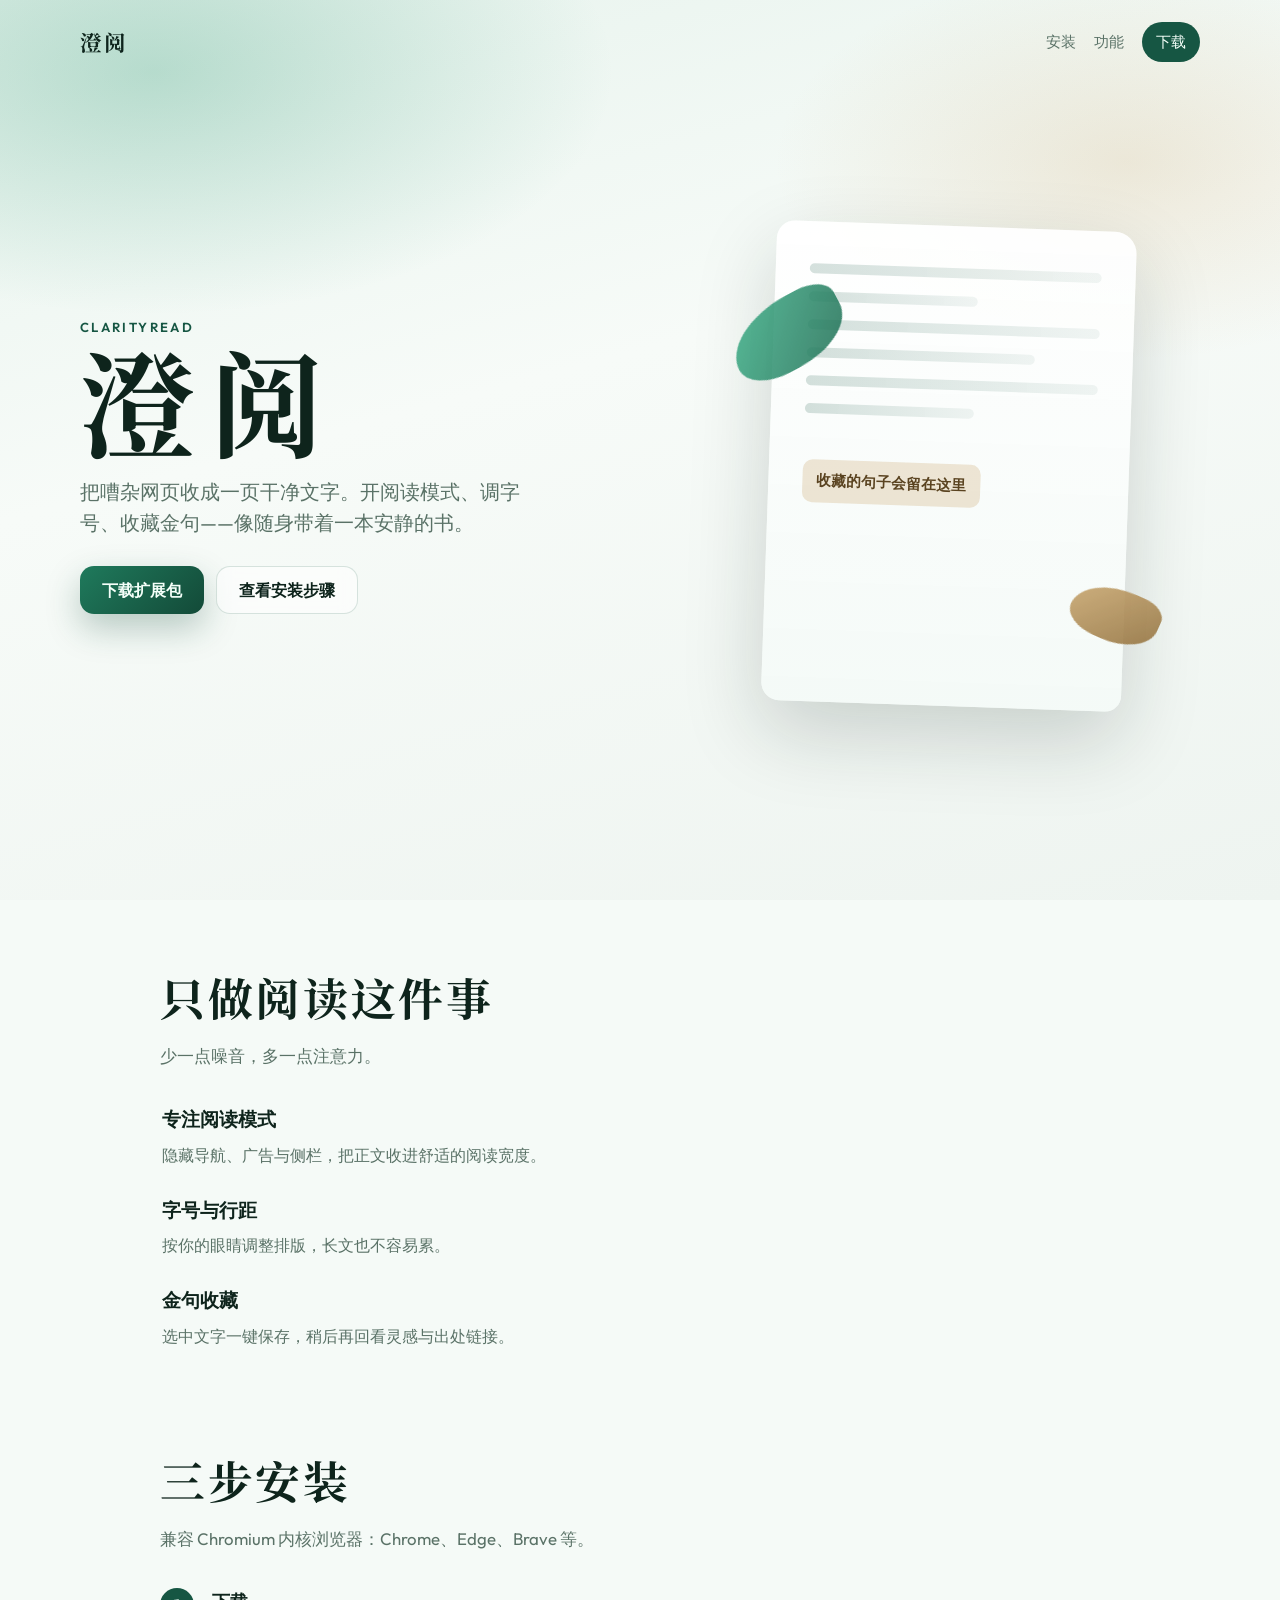
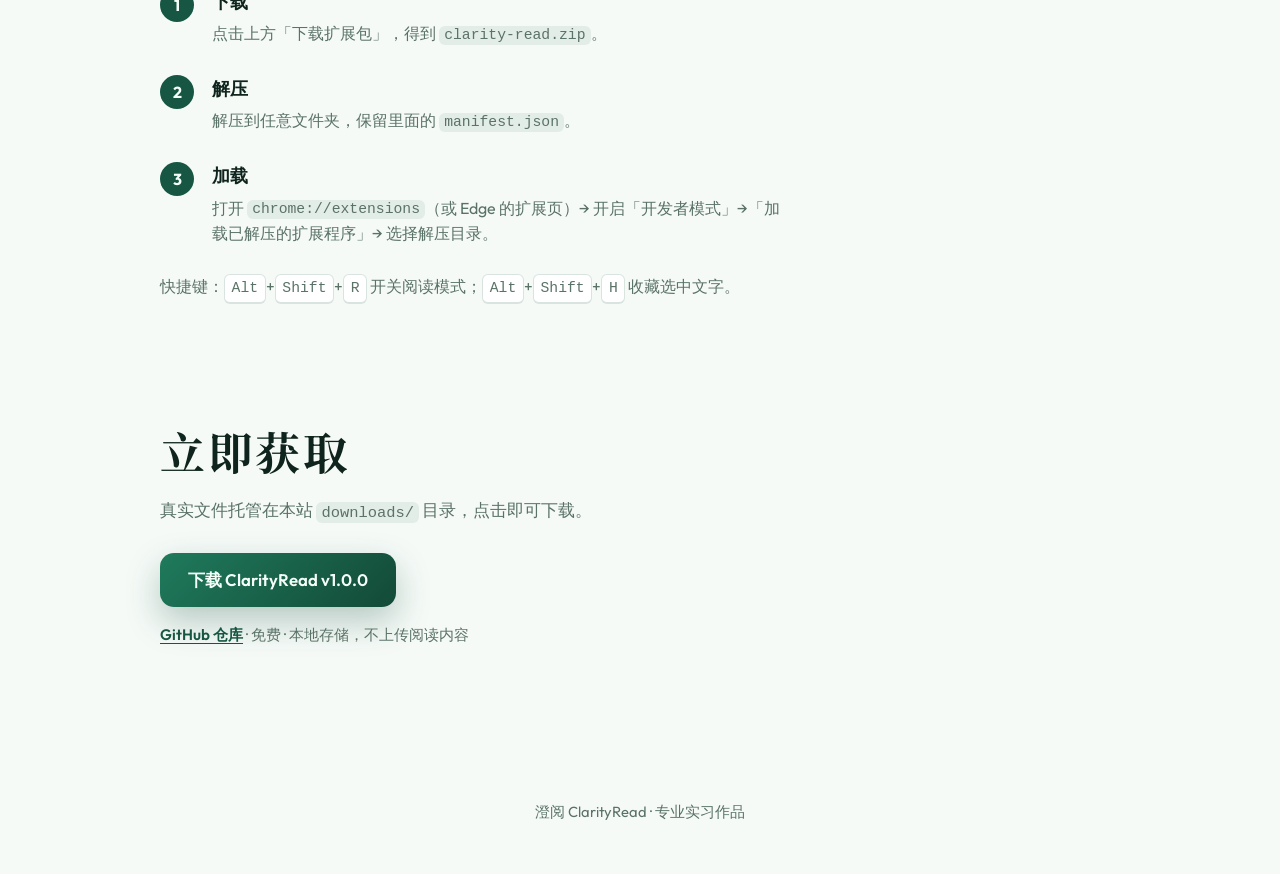
<file: index.html>
<!DOCTYPE html>
<html lang="zh-CN">
<head>
  <meta charset="UTF-8" />
  <meta name="viewport" content="width=device-width, initial-scale=1.0" />
  <title>澄阅 ClarityRead — 专注阅读浏览器扩展</title>
  <meta name="description" content="澄阅 ClarityRead：一键进入专注阅读模式，去干扰、调字号、收藏网页金句。" />
  <link rel="preconnect" href="https://fonts.googleapis.com" />
  <link rel="preconnect" href="https://fonts.gstatic.com" crossorigin />
  <link href="https://fonts.googleapis.com/css2?family=Noto+Serif+SC:wght@500;700&family=Outfit:wght@400;500;600;700&display=swap" rel="stylesheet" />
  <link rel="stylesheet" href="styles.css" />
</head>
<body>
  <div class="atmosphere" aria-hidden="true"></div>

  <header class="top">
    <a class="logo" href="#top">澄阅</a>
    <nav>
      <a href="#how">安装</a>
      <a href="#features">功能</a>
      <a class="nav-cta" href="#download">下载</a>
    </nav>
  </header>

  <main id="top">
    <section class="hero">
      <div class="hero-copy">
        <p class="brand-kicker">ClarityRead</p>
        <h1 class="brand-name">澄阅</h1>
        <p class="lede">把嘈杂网页收成一页干净文字。开阅读模式、调字号、收藏金句——像随身带着一本安静的书。</p>
        <div class="cta-row">
          <a class="btn primary" id="downloadBtn" href="downloads/clarity-read.zip" download="clarity-read.zip">下载扩展包</a>
          <a class="btn ghost" href="#how">查看安装步骤</a>
        </div>
      </div>
      <div class="hero-visual" aria-hidden="true">
        <div class="page-sheet">
          <span class="page-rule"></span>
          <span class="page-rule short"></span>
          <span class="page-rule"></span>
          <span class="page-rule mid"></span>
          <span class="page-rule"></span>
          <span class="page-rule short"></span>
          <span class="highlight-chip">收藏的句子会留在这里</span>
        </div>
        <div class="leaf leaf-a"></div>
        <div class="leaf leaf-b"></div>
      </div>
    </section>

    <section class="features" id="features">
      <h2>只做阅读这件事</h2>
      <p class="section-lede">少一点噪音，多一点注意力。</p>
      <ul class="feature-list">
        <li>
          <h3>专注阅读模式</h3>
          <p>隐藏导航、广告与侧栏，把正文收进舒适的阅读宽度。</p>
        </li>
        <li>
          <h3>字号与行距</h3>
          <p>按你的眼睛调整排版，长文也不容易累。</p>
        </li>
        <li>
          <h3>金句收藏</h3>
          <p>选中文字一键保存，稍后再回看灵感与出处链接。</p>
        </li>
      </ul>
    </section>

    <section class="how" id="how">
      <h2>三步安装</h2>
      <p class="section-lede">兼容 Chromium 内核浏览器：Chrome、Edge、Brave 等。</p>
      <ol class="steps">
        <li>
          <strong>下载</strong>
          <span>点击上方「下载扩展包」，得到 <code>clarity-read.zip</code>。</span>
        </li>
        <li>
          <strong>解压</strong>
          <span>解压到任意文件夹，保留里面的 <code>manifest.json</code>。</span>
        </li>
        <li>
          <strong>加载</strong>
          <span>打开 <code>chrome://extensions</code>（或 Edge 的扩展页）→ 开启「开发者模式」→「加载已解压的扩展程序」→ 选择解压目录。</span>
        </li>
      </ol>
      <p class="tip">快捷键：<kbd>Alt</kbd>+<kbd>Shift</kbd>+<kbd>R</kbd> 开关阅读模式；<kbd>Alt</kbd>+<kbd>Shift</kbd>+<kbd>H</kbd> 收藏选中文字。</p>
    </section>

    <section class="download" id="download">
      <h2>立即获取</h2>
      <p class="section-lede">真实文件托管在本站 <code>downloads/</code> 目录，点击即可下载。</p>
      <a class="btn primary large" href="downloads/clarity-read.zip" download="clarity-read.zip">下载 ClarityRead v1.0.0</a>
      <p class="meta">
        <a id="repoLink" href="https://github.com/" rel="noreferrer">查看 GitHub 仓库</a>
        · 免费 · 本地存储，不上传阅读内容
      </p>
    </section>
  </main>

  <footer class="site-footer">
    <p>澄阅 ClarityRead · 专业实习作品</p>
  </footer>

  <script src="site-config.js"></script>
  <script>
    const REPO = window.__CLARITY_REPO__ || "";
    if (REPO) {
      const link = document.getElementById("repoLink");
      link.href = REPO;
      link.textContent = "GitHub 仓库";
    }
  </script>
</body>
</html>
</file>
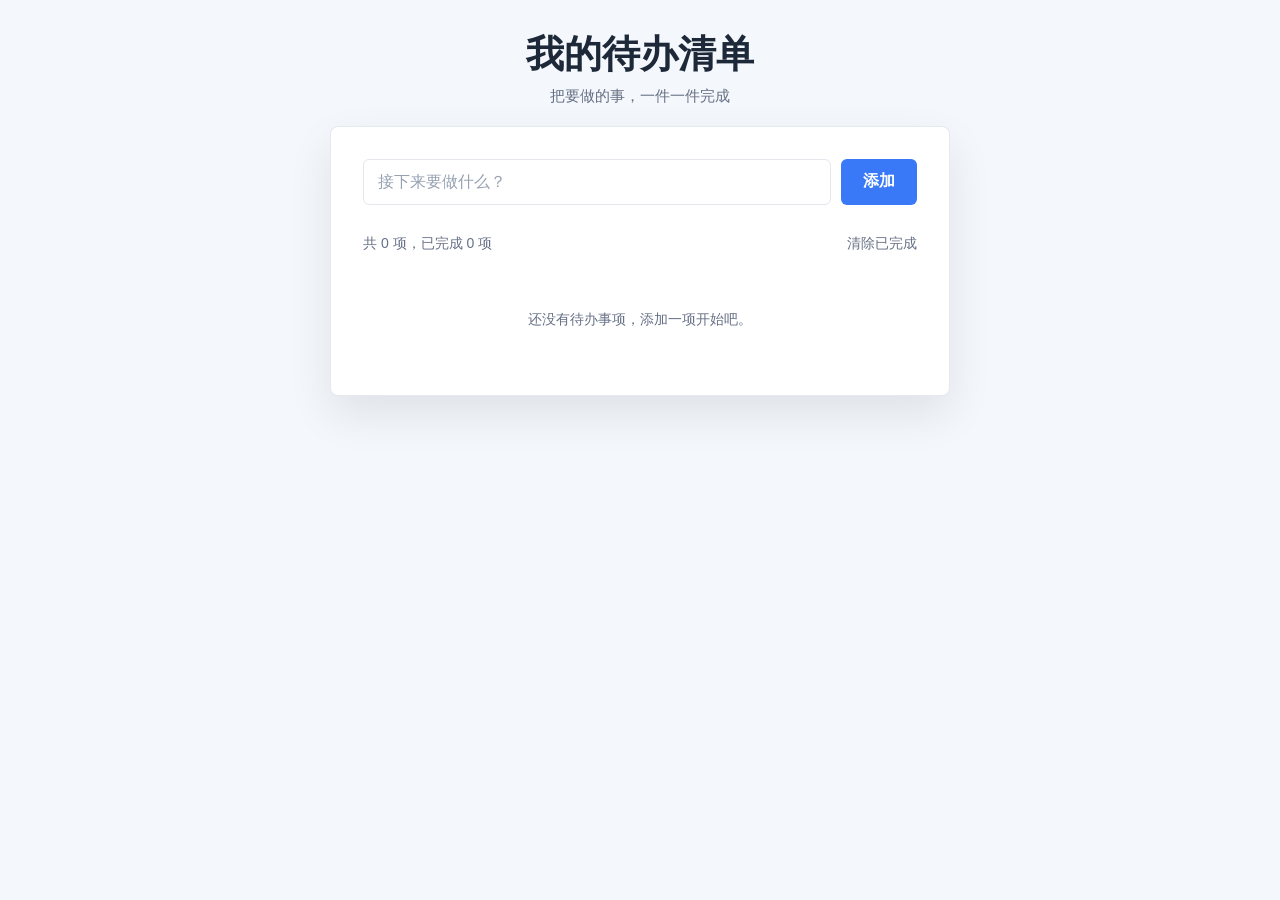
<file: archive/todo-index.html>
<!DOCTYPE html>
<html lang="zh-CN">
<head>
  <meta charset="UTF-8">
  <meta name="viewport" content="width=device-width, initial-scale=1.0">
  <title>简易待办清单</title>
  <style>
    :root {
      color-scheme: light;
      --page-bg: #f4f7fb;
      --surface: #ffffff;
      --text: #1d2939;
      --muted: #667085;
      --line: #e4e7ec;
      --primary: #3978f6;
      --primary-dark: #2864d8;
      --danger: #d92d20;
      --danger-bg: #fff1f0;
      --done: #98a2b3;
      --shadow: 0 18px 45px rgba(16, 24, 40, 0.09);
    }

    * {
      box-sizing: border-box;
    }

    body {
      min-height: 100vh;
      margin: 0;
      padding: 32px 16px;
      background: var(--page-bg);
      color: var(--text);
      font-family: -apple-system, BlinkMacSystemFont, "Segoe UI", "Microsoft YaHei",
        "PingFang SC", sans-serif;
    }

    button,
    input {
      font: inherit;
    }

    button {
      border: 0;
      cursor: pointer;
    }

    .app {
      width: min(100%, 620px);
      margin: 0 auto;
    }

    .header {
      margin-bottom: 20px;
      text-align: center;
    }

    .header h1 {
      margin: 0;
      font-size: clamp(28px, 7vw, 38px);
      line-height: 1.2;
      letter-spacing: 0;
    }

    .header p {
      margin: 9px 0 0;
      color: var(--muted);
      font-size: 15px;
    }

    .todo-panel {
      padding: clamp(20px, 5vw, 32px);
      background: var(--surface);
      border: 1px solid rgba(228, 231, 236, 0.9);
      border-radius: 8px;
      box-shadow: var(--shadow);
    }

    .todo-form {
      display: flex;
      gap: 10px;
    }

    .todo-input {
      min-width: 0;
      flex: 1;
      padding: 13px 14px;
      border: 1px solid var(--line);
      border-radius: 6px;
      outline: none;
      color: var(--text);
      background: #fff;
      transition: border-color 160ms ease, box-shadow 160ms ease;
    }

    .todo-input::placeholder {
      color: #98a2b3;
    }

    .todo-input:focus {
      border-color: var(--primary);
      box-shadow: 0 0 0 3px rgba(57, 120, 246, 0.14);
    }

    .add-button {
      flex: 0 0 auto;
      min-width: 76px;
      padding: 0 18px;
      border-radius: 6px;
      color: #fff;
      background: var(--primary);
      font-weight: 600;
      transition: background 160ms ease, transform 160ms ease;
    }

    .add-button:hover {
      background: var(--primary-dark);
    }

    .add-button:active {
      transform: translateY(1px);
    }

    .summary {
      display: flex;
      align-items: center;
      justify-content: space-between;
      gap: 16px;
      margin: 26px 0 12px;
      color: var(--muted);
      font-size: 14px;
    }

    .summary strong {
      color: var(--text);
      font-weight: 600;
    }

    .clear-button {
      padding: 4px 0;
      color: var(--muted);
      background: transparent;
      font-size: 14px;
    }

    .clear-button:hover {
      color: var(--danger);
    }

    .todo-list {
      display: grid;
      gap: 10px;
      padding: 0;
      margin: 0;
      list-style: none;
    }

    .todo-item {
      display: flex;
      align-items: center;
      gap: 12px;
      min-height: 54px;
      padding: 10px 10px 10px 14px;
      border: 1px solid var(--line);
      border-radius: 6px;
      background: #fff;
      transition: border-color 160ms ease, background 160ms ease;
    }

    .todo-item:hover {
      border-color: #c6d4ef;
      background: #fbfcff;
    }

    .todo-check {
      display: grid;
      flex: 0 0 auto;
      width: 20px;
      height: 20px;
      margin: 0;
      place-items: center;
      border: 1.5px solid #b4c0d0;
      border-radius: 50%;
      background: #fff;
      appearance: none;
      cursor: pointer;
      transition: border-color 160ms ease, background 160ms ease;
    }

    .todo-check:hover {
      border-color: var(--primary);
    }

    .todo-check:checked {
      border-color: var(--primary);
      background: var(--primary);
    }

    .todo-check:checked::after {
      width: 9px;
      height: 5px;
      border-bottom: 2px solid #fff;
      border-left: 2px solid #fff;
      content: "";
      transform: rotate(-45deg) translate(1px, -1px);
    }

    .todo-text {
      min-width: 0;
      flex: 1;
      overflow-wrap: anywhere;
      color: var(--text);
      font-size: 15px;
      line-height: 1.45;
      cursor: pointer;
    }

    .todo-item.completed .todo-text {
      color: var(--done);
      text-decoration: line-through;
    }

    .delete-button {
      flex: 0 0 auto;
      width: 32px;
      height: 32px;
      border-radius: 5px;
      color: var(--muted);
      background: transparent;
      font-size: 19px;
      line-height: 1;
      transition: color 160ms ease, background 160ms ease;
    }

    .delete-button:hover,
    .delete-button:focus-visible {
      color: var(--danger);
      background: var(--danger-bg);
    }

    .empty-state {
      padding: 28px 16px 20px;
      color: var(--muted);
      text-align: center;
      font-size: 14px;
    }

    .sr-only {
      position: absolute;
      width: 1px;
      height: 1px;
      padding: 0;
      margin: -1px;
      overflow: hidden;
      clip: rect(0, 0, 0, 0);
      white-space: nowrap;
      border: 0;
    }

    @media (max-width: 480px) {
      body {
        padding: 20px 12px;
      }

      .todo-form {
        gap: 8px;
      }

      .add-button {
        min-width: 68px;
        padding: 0 14px;
      }

      .todo-panel {
        padding: 20px 16px;
      }
    }
  </style>
</head>
<body>
  <main class="app">
    <header class="header">
      <h1>我的待办清单</h1>
      <p>把要做的事，一件一件完成</p>
    </header>

    <section class="todo-panel" aria-label="待办清单">
      <form class="todo-form" id="todoForm">
        <label class="sr-only" for="todoInput">输入待办事项</label>
        <input
          class="todo-input"
          id="todoInput"
          type="text"
          maxlength="120"
          placeholder="接下来要做什么？"
          autocomplete="off"
        >
        <button class="add-button" type="submit">添加</button>
      </form>

      <div class="summary">
        <span id="summaryText">共 0 项，已完成 0 项</span>
        <button class="clear-button" id="clearCompleted" type="button">清除已完成</button>
      </div>

      <ul class="todo-list" id="todoList"></ul>
      <p class="empty-state" id="emptyState">还没有待办事项，添加一项开始吧。</p>
    </section>
  </main>

  <script>
    const STORAGE_KEY = "simple-todo-list";

    const todoForm = document.querySelector("#todoForm");
    const todoInput = document.querySelector("#todoInput");
    const todoList = document.querySelector("#todoList");
    const emptyState = document.querySelector("#emptyState");
    const summaryText = document.querySelector("#summaryText");
    const clearCompletedButton = document.querySelector("#clearCompleted");

    let todos = loadTodos();

    function loadTodos() {
      try {
        const savedTodos = JSON.parse(localStorage.getItem(STORAGE_KEY));
        return Array.isArray(savedTodos) ? savedTodos : [];
      } catch {
        return [];
      }
    }

    function saveTodos() {
      localStorage.setItem(STORAGE_KEY, JSON.stringify(todos));
    }

    function createTodo(text) {
      return {
        id: `${Date.now()}-${Math.random().toString(16).slice(2)}`,
        text,
        completed: false
      };
    }

    function renderTodos() {
      todoList.innerHTML = "";

      todos.forEach((todo) => {
        const item = document.createElement("li");
        item.className = `todo-item${todo.completed ? " completed" : ""}`;

        const checkbox = document.createElement("input");
        checkbox.className = "todo-check";
        checkbox.type = "checkbox";
        checkbox.checked = todo.completed;
        checkbox.setAttribute("aria-label", `标记“${todo.text}”为完成`);
        checkbox.addEventListener("change", () => {
          todo.completed = checkbox.checked;
          saveTodos();
          renderTodos();
        });

        const text = document.createElement("label");
        text.className = "todo-text";
        text.textContent = todo.text;
        text.htmlFor = checkbox.id = `todo-${todo.id}`;

        const deleteButton = document.createElement("button");
        deleteButton.className = "delete-button";
        deleteButton.type = "button";
        deleteButton.title = "删除任务";
        deleteButton.setAttribute("aria-label", `删除“${todo.text}”`);
        deleteButton.textContent = "×";
        deleteButton.addEventListener("click", () => {
          todos = todos.filter((itemTodo) => itemTodo.id !== todo.id);
          saveTodos();
          renderTodos();
        });

        item.append(checkbox, text, deleteButton);
        todoList.append(item);
      });

      const completedCount = todos.filter((todo) => todo.completed).length;
      summaryText.textContent = `共 ${todos.length} 项，已完成 ${completedCount} 项`;
      emptyState.hidden = todos.length > 0;
    }

    todoForm.addEventListener("submit", (event) => {
      event.preventDefault();
      const text = todoInput.value.trim();

      if (!text) {
        todoInput.focus();
        return;
      }

      todos.unshift(createTodo(text));
      saveTodos();
      renderTodos();
      todoInput.value = "";
      todoInput.focus();
    });

    clearCompletedButton.addEventListener("click", () => {
      const hasCompletedTodos = todos.some((todo) => todo.completed);
      if (!hasCompletedTodos) {
        return;
      }

      todos = todos.filter((todo) => !todo.completed);
      saveTodos();
      renderTodos();
    });

    renderTodos();
  </script>
</body>
</html>
</file>
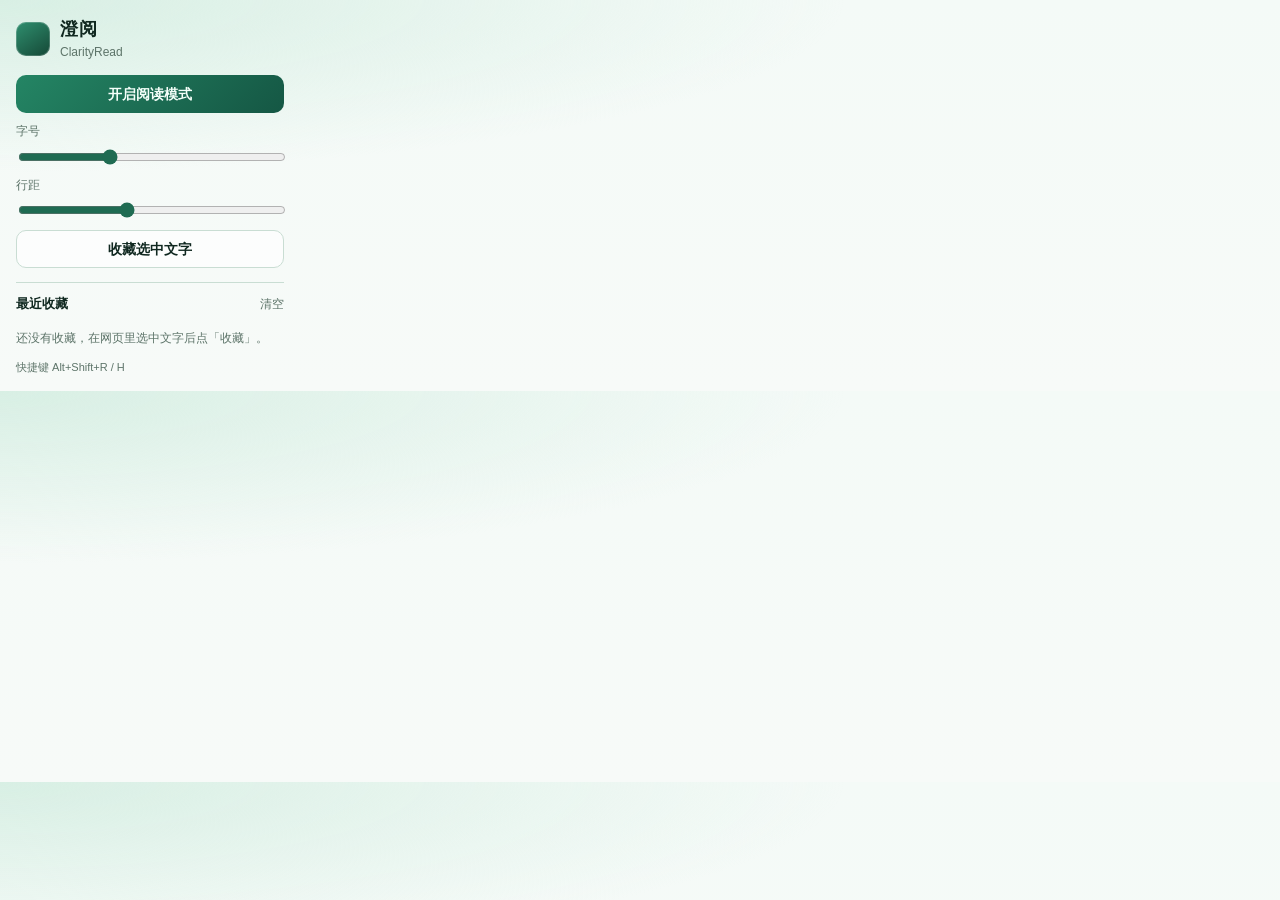
<file: extension/popup.html>
<!DOCTYPE html>
<html lang="zh-CN">
<head>
  <meta charset="UTF-8" />
  <meta name="viewport" content="width=device-width, initial-scale=1.0" />
  <title>澄阅 ClarityRead</title>
  <link rel="stylesheet" href="popup.css" />
</head>
<body>
  <header class="brand">
    <div class="mark" aria-hidden="true"></div>
    <div>
      <h1>澄阅</h1>
      <p>ClarityRead</p>
    </div>
  </header>

  <section class="panel">
    <button id="toggleReading" class="primary" type="button">开启阅读模式</button>
    <label class="field">
      <span>字号</span>
      <input id="fontSize" type="range" min="16" max="28" value="20" />
    </label>
    <label class="field">
      <span>行距</span>
      <input id="lineHeight" type="range" min="14" max="24" value="18" />
    </label>
    <button id="saveHighlight" class="ghost" type="button">收藏选中文字</button>
  </section>

  <section class="list-wrap">
    <div class="list-head">
      <h2>最近收藏</h2>
      <button id="clearHighlights" class="link" type="button">清空</button>
    </div>
    <ul id="highlightList"></ul>
    <p id="empty" class="empty">还没有收藏，在网页里选中文字后点「收藏」。</p>
  </section>

  <footer>
    <span>快捷键 Alt+Shift+R / H</span>
  </footer>

  <script src="popup.js"></script>
</body>
</html>
</file>
<file: styles.css>
:root {
  --ink: #0e241c;
  --forest: #165643;
  --leaf: #2f9a74;
  --mist: #d9ebe3;
  --fog: #eef6f2;
  --paper: #f5faf7;
  --sand: #c9a56b;
  --muted: #5a7267;
  --line: rgba(22, 86, 67, 0.16);
  --shadow: 0 30px 80px rgba(14, 36, 28, 0.18);
  --display: "Noto Serif SC", "Songti SC", serif;
  --sans: "Outfit", "PingFang SC", "Microsoft YaHei", sans-serif;
}

* {
  box-sizing: border-box;
}

html {
  scroll-behavior: smooth;
}

body {
  margin: 0;
  color: var(--ink);
  background: var(--paper);
  font-family: var(--sans);
  line-height: 1.55;
  overflow-x: hidden;
}

.atmosphere {
  position: fixed;
  inset: 0;
  z-index: -1;
  background:
    radial-gradient(60% 45% at 12% 8%, rgba(47, 154, 116, 0.28), transparent 60%),
    radial-gradient(50% 40% at 88% 18%, rgba(201, 165, 107, 0.22), transparent 55%),
    linear-gradient(165deg, #e7f3ed 0%, #f7fbf8 42%, #eef4f0 100%);
  animation: drift 18s ease-in-out infinite alternate;
}

@keyframes drift {
  from { transform: scale(1) translate3d(0, 0, 0); }
  to { transform: scale(1.04) translate3d(-1.5%, 1%, 0); }
}

a {
  color: inherit;
  text-decoration: none;
}

.top {
  display: flex;
  align-items: center;
  justify-content: space-between;
  width: min(1120px, calc(100% - 40px));
  margin: 0 auto;
  padding: 22px 0 0;
}

.logo {
  font-family: var(--display);
  font-weight: 700;
  font-size: 1.35rem;
  letter-spacing: 0.08em;
}

nav {
  display: flex;
  gap: 18px;
  align-items: center;
  color: var(--muted);
  font-size: 0.95rem;
  font-weight: 500;
}

.nav-cta {
  padding: 8px 14px;
  border-radius: 999px;
  color: #f4fff9;
  background: var(--forest);
}

.hero {
  display: grid;
  grid-template-columns: 1.05fr 0.95fr;
  gap: clamp(28px, 5vw, 64px);
  align-items: center;
  width: min(1120px, calc(100% - 40px));
  min-height: calc(100svh - 72px);
  margin: 0 auto;
  padding: 28px 0 48px;
}

.brand-kicker {
  margin: 0 0 8px;
  color: var(--forest);
  font-weight: 600;
  letter-spacing: 0.18em;
  text-transform: uppercase;
  font-size: 0.82rem;
}

.brand-name {
  margin: 0;
  font-family: var(--display);
  font-size: clamp(4.2rem, 12vw, 7.2rem);
  font-weight: 700;
  line-height: 0.95;
  letter-spacing: 0.12em;
}

.lede {
  max-width: 34ch;
  margin: 22px 0 0;
  color: var(--muted);
  font-size: clamp(1.05rem, 2.2vw, 1.25rem);
}

.cta-row {
  display: flex;
  flex-wrap: wrap;
  gap: 12px;
  margin-top: 28px;
}

.btn {
  display: inline-flex;
  align-items: center;
  justify-content: center;
  min-height: 48px;
  padding: 0 22px;
  border-radius: 14px;
  font-weight: 600;
  transition: transform 180ms ease, box-shadow 180ms ease, background 180ms ease;
}

.btn:hover {
  transform: translateY(-2px);
}

.btn.primary {
  color: #f4fff9;
  background: linear-gradient(135deg, #1f7a5c, #134a38);
  box-shadow: 0 14px 34px rgba(19, 74, 56, 0.28);
}

.btn.primary:hover {
  box-shadow: 0 18px 40px rgba(19, 74, 56, 0.34);
}

.btn.ghost {
  color: var(--ink);
  background: rgba(255, 255, 255, 0.55);
  border: 1px solid var(--line);
  backdrop-filter: blur(8px);
}

.btn.large {
  min-height: 54px;
  padding: 0 28px;
  font-size: 1.05rem;
}

.hero-visual {
  position: relative;
  min-height: min(58vh, 520px);
  display: grid;
  place-items: center;
}

.page-sheet {
  position: relative;
  width: min(100%, 360px);
  aspect-ratio: 3 / 4;
  padding: 42px 34px;
  border-radius: 18px 22px 16px 18px;
  background:
    linear-gradient(180deg, rgba(255, 255, 255, 0.92), rgba(244, 250, 247, 0.96));
  box-shadow: var(--shadow);
  transform: rotate(2deg);
  animation: float-sheet 7s ease-in-out infinite;
}

@keyframes float-sheet {
  0%, 100% { transform: rotate(2deg) translateY(0); }
  50% { transform: rotate(1deg) translateY(-10px); }
}

.page-rule {
  display: block;
  height: 10px;
  margin-bottom: 18px;
  border-radius: 999px;
  background: linear-gradient(90deg, rgba(22, 86, 67, 0.18), rgba(22, 86, 67, 0.06));
}

.page-rule.short { width: 58%; }
.page-rule.mid { width: 78%; }

.highlight-chip {
  display: inline-block;
  margin-top: 28px;
  padding: 10px 14px;
  border-radius: 10px;
  background: rgba(201, 165, 107, 0.28);
  color: #5a4320;
  font-size: 0.92rem;
  font-weight: 600;
  animation: pulse-soft 3.2s ease-in-out infinite;
}

@keyframes pulse-soft {
  0%, 100% { transform: scale(1); }
  50% { transform: scale(1.03); }
}

.leaf {
  position: absolute;
  border-radius: 70% 30% 60% 40%;
  filter: blur(0.2px);
  opacity: 0.85;
}

.leaf-a {
  width: 120px;
  height: 70px;
  left: 6%;
  top: 18%;
  background: linear-gradient(135deg, #3cb089, #1c6a50);
  transform: rotate(-28deg);
  animation: sway 6s ease-in-out infinite;
}

.leaf-b {
  width: 90px;
  height: 54px;
  right: 8%;
  bottom: 16%;
  background: linear-gradient(135deg, #c9a56b, #8d6a34);
  transform: rotate(24deg);
  animation: sway 7.5s ease-in-out infinite reverse;
}

@keyframes sway {
  0%, 100% { transform: rotate(-28deg) translateY(0); }
  50% { transform: rotate(-20deg) translateY(8px); }
}

.leaf-b {
  animation-name: sway-b;
}

@keyframes sway-b {
  0%, 100% { transform: rotate(24deg) translateY(0); }
  50% { transform: rotate(18deg) translateY(-8px); }
}

.features,
.how,
.download {
  width: min(960px, calc(100% - 40px));
  margin: 0 auto;
  padding: 72px 0 24px;
}

h2 {
  margin: 0;
  font-family: var(--display);
  font-size: clamp(2rem, 4vw, 2.8rem);
  letter-spacing: 0.06em;
}

.section-lede {
  margin: 12px 0 0;
  color: var(--muted);
  font-size: 1.05rem;
}

.feature-list,
.steps {
  display: grid;
  gap: 28px;
  margin: 36px 0 0;
  padding: 0;
  list-style: none;
}

.feature-list li,
.steps li {
  padding: 0 0 0 2px;
  border: 0;
  background: transparent;
}

.feature-list h3 {
  margin: 0 0 8px;
  font-size: 1.2rem;
}

.feature-list p,
.steps span {
  margin: 0;
  color: var(--muted);
  max-width: 52ch;
}

.steps {
  counter-reset: step;
}

.steps li {
  display: grid;
  gap: 6px;
  position: relative;
  padding-left: 52px;
}

.steps li::before {
  counter-increment: step;
  content: counter(step);
  position: absolute;
  left: 0;
  top: 0;
  width: 34px;
  height: 34px;
  display: grid;
  place-items: center;
  border-radius: 50%;
  color: #f4fff9;
  background: var(--forest);
  font-weight: 700;
}

.steps strong {
  font-size: 1.1rem;
}

code,
kbd {
  font-family: ui-monospace, SFMono-Regular, Menlo, Consolas, monospace;
  font-size: 0.92em;
}

code {
  padding: 0.1em 0.35em;
  border-radius: 6px;
  background: rgba(22, 86, 67, 0.08);
}

kbd {
  display: inline-block;
  padding: 0.12em 0.45em;
  border: 1px solid var(--line);
  border-bottom-width: 2px;
  border-radius: 6px;
  background: #fff;
}

.tip {
  margin-top: 28px;
  color: var(--muted);
}

.download {
  padding-bottom: 96px;
  text-align: left;
}

.download .btn {
  margin-top: 28px;
}

.meta {
  margin-top: 16px;
  color: var(--muted);
  font-size: 0.95rem;
}

.meta a {
  color: var(--forest);
  font-weight: 600;
  text-decoration: underline;
  text-underline-offset: 3px;
}

.site-footer {
  padding: 28px 20px 40px;
  color: var(--muted);
  text-align: center;
  font-size: 0.92rem;
}

@media (max-width: 860px) {
  .hero {
    grid-template-columns: 1fr;
    min-height: auto;
    padding-top: 36px;
  }

  .hero-visual {
    order: -1;
    min-height: 320px;
  }

  .page-sheet {
    width: min(100%, 280px);
  }

  nav a:not(.nav-cta) {
    display: none;
  }
}
</file>
<file: extension/popup.css>
:root {
  --ink: #102820;
  --moss: #1f6b52;
  --mist: #e7f1ec;
  --paper: #f7faf8;
  --line: #c9ddd3;
  --muted: #5d7469;
}

* {
  box-sizing: border-box;
}

body {
  width: 300px;
  margin: 0;
  padding: 16px;
  color: var(--ink);
  background:
    radial-gradient(120% 80% at 0% 0%, #d8efe4 0%, transparent 55%),
    linear-gradient(180deg, #f4faf7 0%, var(--paper) 100%);
  font: 14px/1.45 "Segoe UI", "PingFang SC", "Microsoft YaHei", sans-serif;
}

.brand {
  display: flex;
  gap: 10px;
  align-items: center;
  margin-bottom: 14px;
}

.mark {
  width: 34px;
  height: 34px;
  border-radius: 10px;
  background:
    linear-gradient(145deg, #2f8f6f 0%, #154836 100%);
  box-shadow: inset 0 0 0 1px rgba(255, 255, 255, 0.2);
}

.brand h1 {
  margin: 0;
  font-size: 18px;
  letter-spacing: 0.04em;
}

.brand p {
  margin: 2px 0 0;
  color: var(--muted);
  font-size: 12px;
}

.panel {
  display: grid;
  gap: 10px;
  margin-bottom: 14px;
}

button {
  border: 0;
  cursor: pointer;
  font: inherit;
}

.primary,
.ghost {
  width: 100%;
  min-height: 38px;
  border-radius: 10px;
  font-weight: 600;
}

.primary {
  color: #f4fff9;
  background: linear-gradient(135deg, #248564, #155744);
}

.primary.on {
  background: linear-gradient(135deg, #8a4b2a, #6d3518);
}

.ghost {
  color: var(--ink);
  background: rgba(255, 255, 255, 0.7);
  border: 1px solid var(--line);
}

.field {
  display: grid;
  gap: 6px;
  color: var(--muted);
  font-size: 12px;
}

.field input {
  width: 100%;
  accent-color: var(--moss);
}

.list-wrap {
  border-top: 1px solid var(--line);
  padding-top: 12px;
}

.list-head {
  display: flex;
  align-items: center;
  justify-content: space-between;
  margin-bottom: 8px;
}

.list-head h2 {
  margin: 0;
  font-size: 13px;
}

.link {
  padding: 0;
  color: var(--muted);
  background: transparent;
  font-size: 12px;
}

#highlightList {
  display: grid;
  gap: 8px;
  max-height: 180px;
  margin: 0;
  padding: 0;
  overflow: auto;
  list-style: none;
}

#highlightList li {
  padding: 8px 10px;
  border: 1px solid var(--line);
  border-radius: 8px;
  background: rgba(255, 255, 255, 0.75);
  font-size: 12px;
}

#highlightList a {
  color: var(--moss);
  text-decoration: none;
  word-break: break-all;
}

.empty {
  margin: 8px 0 0;
  color: var(--muted);
  font-size: 12px;
}

footer {
  margin-top: 12px;
  color: var(--muted);
  font-size: 11px;
}
</file>
